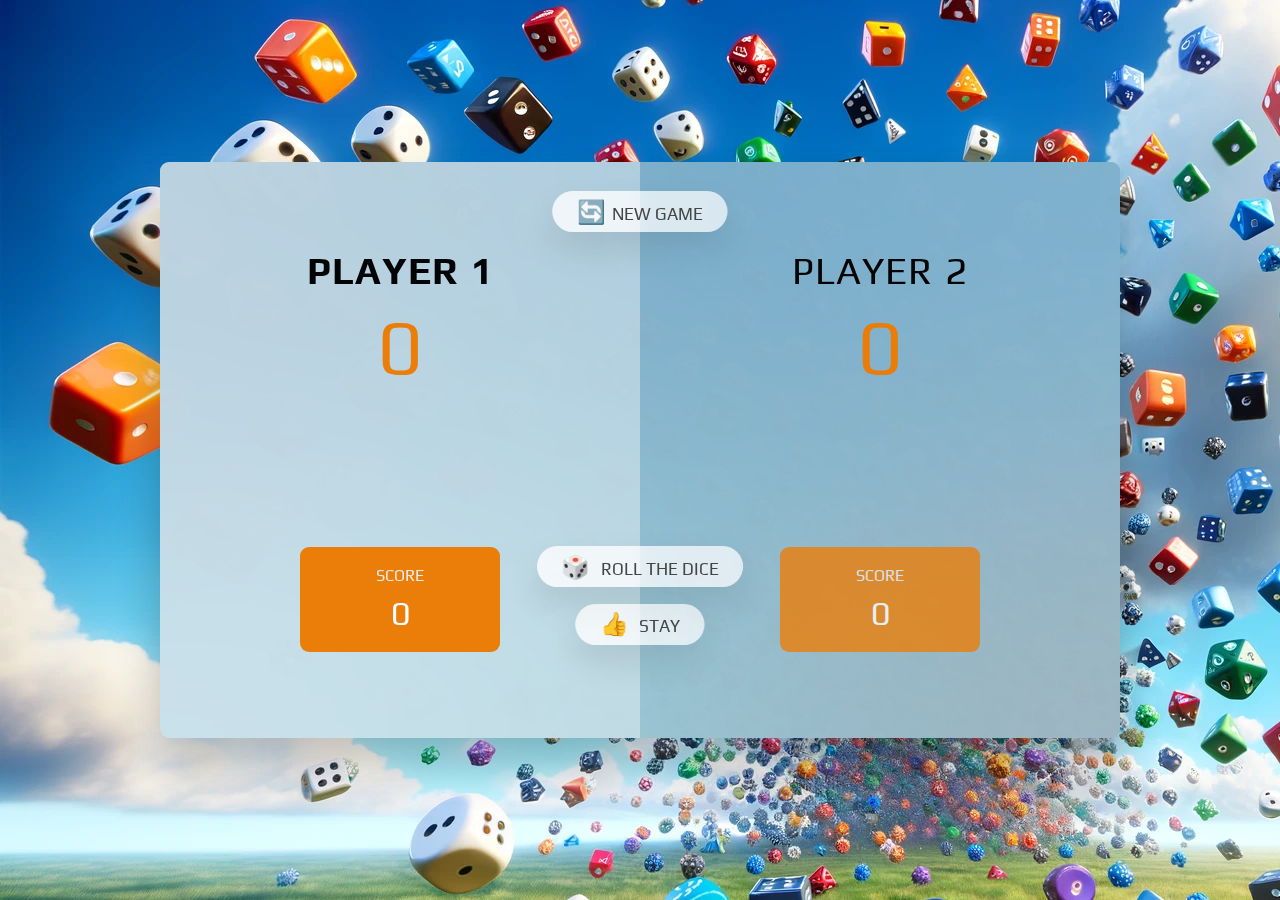
<file: dice (game)/index.html>
<!DOCTYPE html>
<html lang="ru">
  <head>
    <meta charset="UTF-8" />
    <meta http-equiv="X-UA-Compatible" content="ie=edge" />
    <meta name="viewport" content="width=device-width, initial-scale=1.0" />
    <link rel="stylesheet" href="style.css" />
    <title>Dice</title>
  </head>
  <body style="background-image: url(./img/pics.webp);">
    <main>
      <section class="player player--0 player--active">
        <h2 class="name" id="name--0">Player 1</h2>
        <p class="score" id="score--0">0</p>
        <div class="current">
          <p class="current-label">Score</p>
          <p class="current-score" id="current--0">0</p>
        </div>
      </section>
      <section class="player player--1">
        <h2 class="name" id="name--1">Player 2</h2>
        <p class="score" id="score--1">0</p>
        <div class="current">
          <p class="current-label">Score</p>
          <p class="current-score" id="current--1">0</p>
        </div>
      </section>

      <img src="dice1.png" alt="Playing dice" class="dice" />
      <button class="btn btn--new">🔄New game</button>
      <button class="btn btn--roll">🎲 Roll the dice</button>
      <button class="btn btn--hold">👍 Stay</button>
    </main>
    <script src="script.js"></script>
  </body>
</html>
</file>
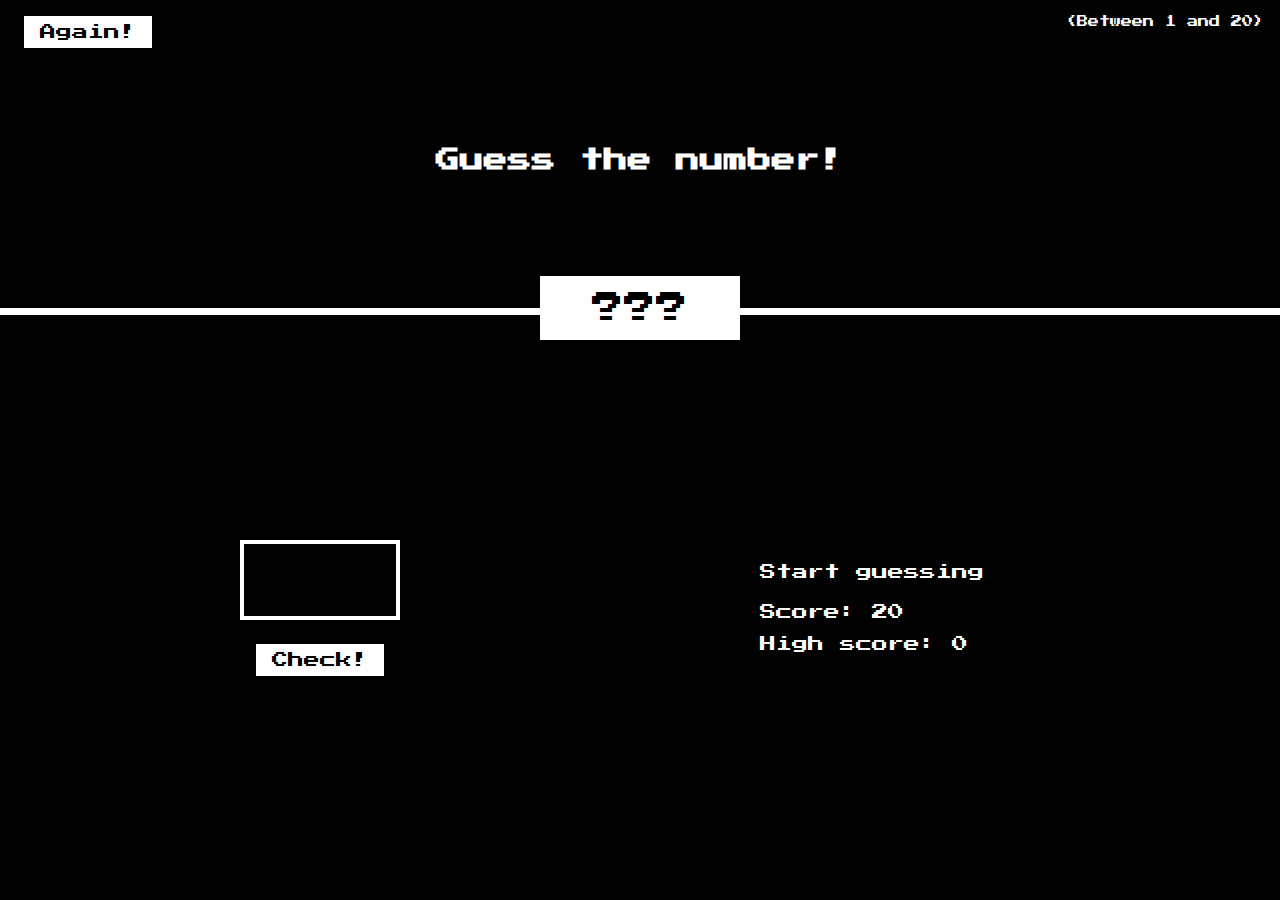
<file: guessnumber (game)/index.html>
<!DOCTYPE html>
<html lang="en">
  <head>
    <meta charset="UTF-8" />
    <meta name="viewport" content="width=device-width, initial-scale=1.0" />
    <meta http-equiv="X-UA-Compatible" content="ie=edge" />
    <link rel="stylesheet" href="style.css" />
    <title>Guess the number!</title>
  </head>
  <body>
    <header>
      <h1>Guess the number!</h1>
      <p class="between">(Between 1 and 20)</p>
      <button class="btn again">Again!</button>
      <div class="question">???</div>
    </header>
    <main>
      <section class="left">
        <input type="number" class="number-input" />
        <button class="btn check">Check!</button>
      </section>
      <section class="right">
        <p class="guess-message">Start guessing</p>
        <p class="label-score">Score: <span class="score">20</span></p>
        <p class="label-highscore">
          High score: <span class="highscore">0</span>
        </p>
      </section>
    </main>
    <script src="script.js"></script>
  </body>
</html>
</file>
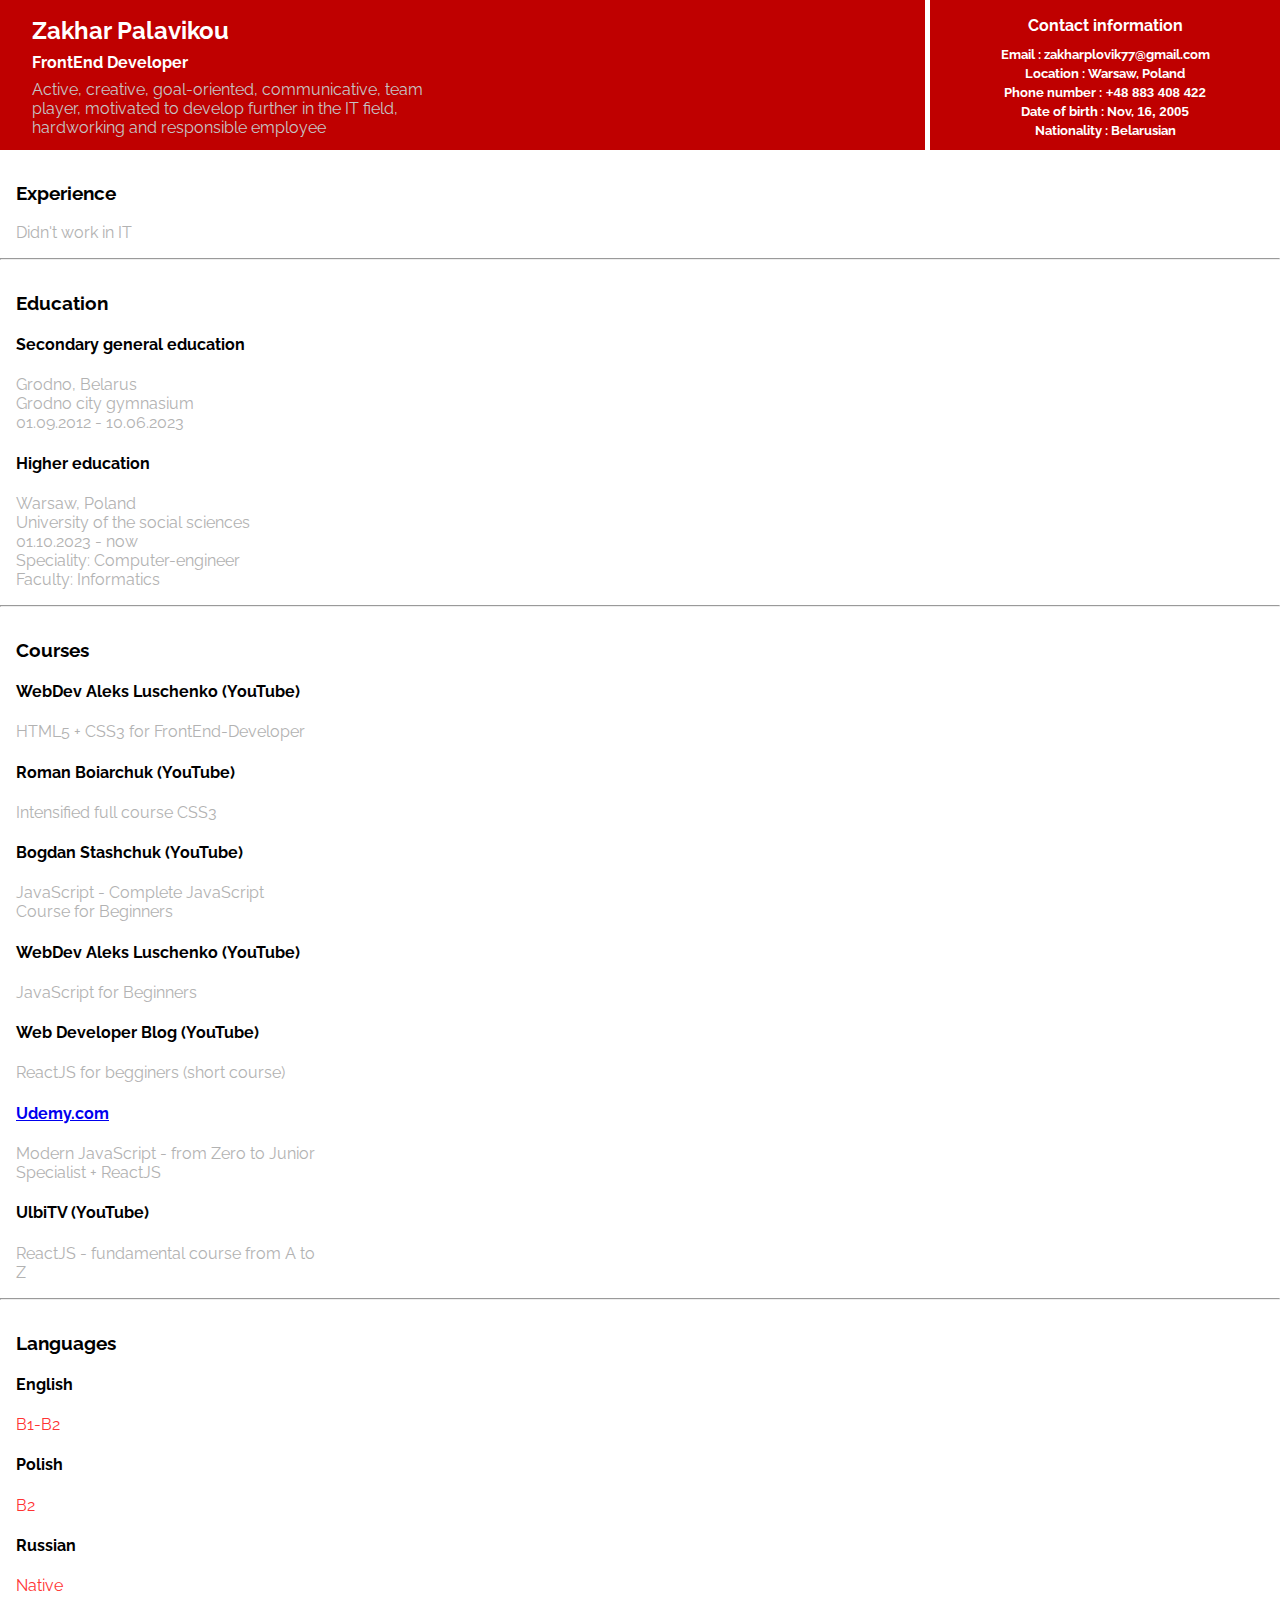
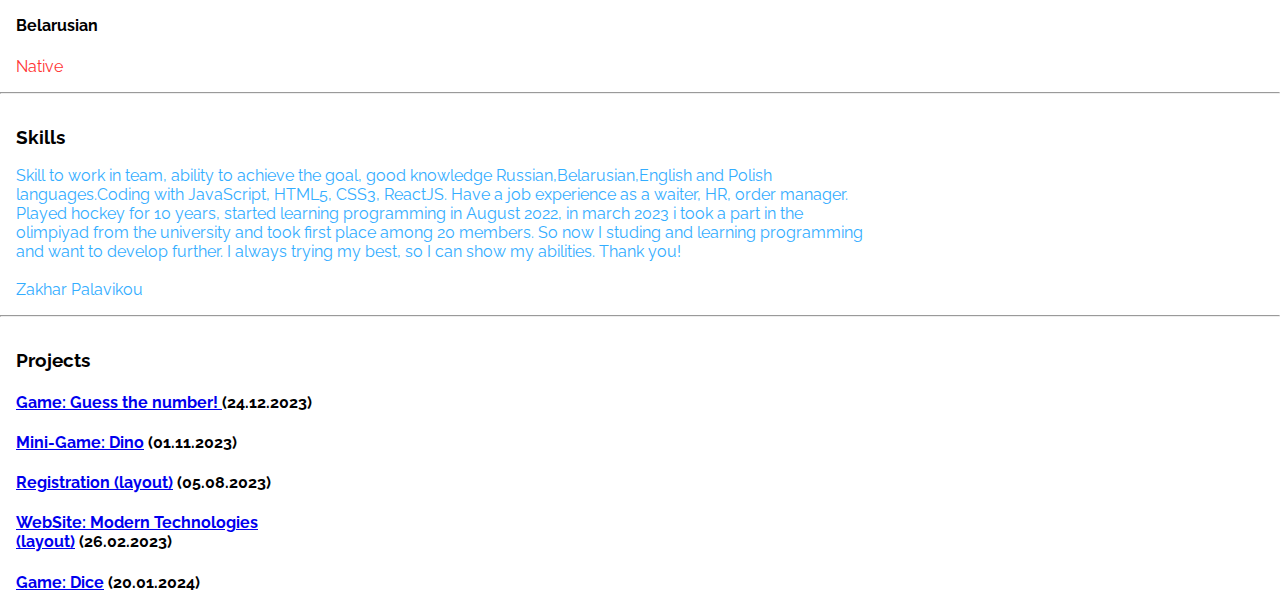
<file: resume.html>
<!DOCTYPE html>
<html lang="en">
<head>
    <meta charset="UTF-8">
    <meta name="viewport" content="width=device-width, initial-scale=1.0">
    <title>Document</title>
    <link href="https://fonts.googleapis.com/css?family=Raleway:100,200,300,regular,500,600,700,800,900,100italic,200italic,300italic,italic,500italic,600italic,700italic,800italic,900italic" rel="stylesheet" />
</head>
<body style="margin: 0; font-family: Raleway;">
    <header style="min-height: 150px; min-width: 100%; background-color: #BF0000;">
        <h1 style="color: white; margin: 0; font-size: 24px; position: relative; left: 2rem; top: 1rem; max-width: fit-content;">Zakhar Palavikou</h1>
        <h4 style="color: white; position: relative; margin: 0; top: 1.5rem; left: 2rem; max-width: fit-content;">FrontEnd Developer</h4>
        <p style="color: rgb(197, 197, 197); left: 2rem; top: 1rem; position: relative; max-width: 400px;">
            Active, creative, goal-oriented, communicative, team player, motivated to develop further in the IT field, hardworking and responsible employee</p>

    <div class="contact-information" style="min-height: 150px; min-width: 350px; margin: 0px; position: absolute; top: 0px; right: 0px; border-left: 5px solid white; display: flex; flex-direction: column; flex-grow: inherit; align-items: center;">
        <h4 style="color: white; margin-top: 1rem; margin-bottom: 10px;">Contact information</h4>
        <h5 style="color: white; margin: 2px 0px;">Email : zakharplovik77@gmail.com</h5>
        <h5 style="color: white; margin: 2px 0px;">Location : Warsaw, Poland</h5>
        <h5 style="color: white; margin: 2px 0px;">Phone number :<span style=" font-family: Arial, Helvetica, sans-serif;"> +48 883 408 422</span></h5>
        <h5 style="color: white; margin: 2px 0px;">Date of birth : Nov, <span style=" font-family: Arial, Helvetica, sans-serif;">16, 2005</span></h5>
        <h5 style="color: white; margin: 2px 0px;">Nationality : Belarusian</h5>
        <h5 style="color: white;"></h5>

    </div>

</header>

<main>

    <section class="experience" style="max-width: 550px;">
        <h3 style="margin-left: 1rem; margin-top: 2rem; max-width: 300px;">Experience</h3>
        <p style="margin-left: 1rem; color: #b2b2b2; max-width: 300px;">Didn't work in IT</p>
    </section>
    <hr>
    <section class="education" style="max-width: 550px;">
        <h3 style="margin-left: 1rem; margin-top: 2rem; max-width: 300px;">Education</h3>
        <div class="first-edu">
        <h4 style="margin-left: 1rem; max-width: 300px;">Secondary general education</h4>
        <p style="margin-left: 1rem; color: #b2b2b2; max-width: 300px;">Grodno, Belarus <br> Grodno city gymnasium <br> 01.09.2012 - 10.06.2023 </p>
    </div>
    <div class="second-edu">
    <h4 style="margin-left: 1rem; max-width: 300px;">Higher education</h4>
    <p style="margin-left: 1rem; color: #b2b2b2; max-width: 300px;">Warsaw, Poland <br> University of the social sciences <br> 01.10.2023 - now <br>Speciality: Computer-engineer <br>Faculty: Informatics </p>
    </div>
    </section>
    <hr>
    <section class="courses" style="max-width: 550px;">
        <h3 style="margin-left: 1rem; margin-top: 2rem; max-width: 300px;">Courses</h3>
        <h4 style="margin-left: 1rem; max-width: 300px;">WebDev Aleks Luschenko (YouTube)</h4>
    <p style="margin-left: 1rem; color: #b2b2b2; max-width: 300px;">HTML5 + CSS3 for FrontEnd-Developer</p>

    <h4 style="margin-left: 1rem; max-width: 300px;">Roman Boiarchuk (YouTube)</h4>
    <p style="margin-left: 1rem; color: #b2b2b2; max-width: 300px;">Intensified full course CSS3</p>

    <h4 style="margin-left: 1rem; max-width: 300px;">Bogdan Stashchuk (YouTube)</h4>
    <p style="margin-left: 1rem; color: #b2b2b2; max-width: 300px;">JavaScript - Complete JavaScript Course for Beginners </p>

    <h4 style="margin-left: 1rem; max-width: 300px;">WebDev Aleks Luschenko (YouTube)</h4>
    <p style="margin-left: 1rem; color: #b2b2b2; max-width: 300px;">JavaScript for Beginners</p>

    <h4 style="margin-left: 1rem; max-width: 300px;">Web Developer Blog (YouTube)</h4>
    <p style="margin-left: 1rem; color: #b2b2b2; max-width: 300px;">ReactJS for begginers (short course)</p>

    <h4 style="margin-left: 1rem; max-width: 300px;"><a href="https://www.udemy.com/course/javascript-zero-to-junior-developer">Udemy.com</a></h4>
    <p style="margin-left: 1rem; color: #b2b2b2; max-width: 300px;">Modern JavaScript - from Zero to Junior Specialist + ReactJS</p>

    <h4 style="margin-left: 1rem; max-width: 300px;">UlbiTV (YouTube)</h4>
    <p style="margin-left: 1rem; color: #b2b2b2; max-width: 300px;">ReactJS - fundamental course from A to Z</p>
    </section>
    <hr>
    <section class="languages">
        <h3 style="margin-left: 1rem; margin-top: 2rem; max-width: 300px;">Languages</h3>
        <h4 style="margin-left: 1rem; max-width: 300px;">English</h4>
    <p style="margin-left: 1rem; color: #ff3333; max-width: 300px;">B1-B2</p>
    <h4 style="margin-left: 1rem; max-width: 300px;">Polish</h4>
    <p style="margin-left: 1rem; color: #ff3333; max-width: 300px;">B2</p>
    <h4 style="margin-left: 1rem; max-width: 300px;">Russian</h4>
    <p style="margin-left: 1rem; color: #ff3333; max-width: 300px;">Native</p>
    <h4 style="margin-left: 1rem; max-width: 300px;">Belarusian</h4>
    <p style="margin-left: 1rem; color: #ff3333; max-width: 300px;">Native</p>
    </section>
    <hr>
    <section class="skills">
        <h3 style="margin-left: 1rem; margin-top: 2rem; max-width: 300px;">Skills</h3>
        <p style="margin-left: 1rem; color: #33adff; max-width: 850px;">Skill to work in team, ability to achieve the goal, good knowledge Russian,Belarusian,English and Polish languages.Coding with JavaScript, HTML5, CSS3, ReactJS. Have a job experience as a waiter, HR, order manager. Played hockey for 10 years, started learning programming in August 2022, in march 2023 i took a part in the olimpiyad from the university and took first place among 20 members. So now I studing and learning programming and want to develop further. I always trying my best, so I can show my abilities. Thank you! <br><br>Zakhar Palavikou</p>
    </section>
    <hr>
    <section class="projects">
        <h3 style="margin-left: 1rem; margin-top: 2rem; max-width: 300px;">Projects</h3>
        <h4 style="margin-left: 1rem; max-width: 300px;"><a href="./guessnumber (game)/index.html">Game: Guess the number! </a> (24.12.2023)</h4>
        <h4 style="margin-left: 1rem; max-width: 300px;"><a href="./new app (dino)/index1.html">Mini-Game: Dino</a> (01.11.2023)</h4>
        <h4 style="margin-left: 1rem; max-width: 300px;"><a href="./rt/login.html">Registration (layout)</a> (05.08.2023)</h4>
        <h4 style="margin-left: 1rem; max-width: 300px;"><a href="./projectt/homepage.html">WebSite: Modern Technologies (layout)</a> (26.02.2023)</h4>
        <h4 style="margin-left: 1rem; max-width: 300px;"><a href="./dice (game)/index.html">Game: Dice</a> (20.01.2024)</h4>
    </section>
</main>
</body>
</html>
</file>
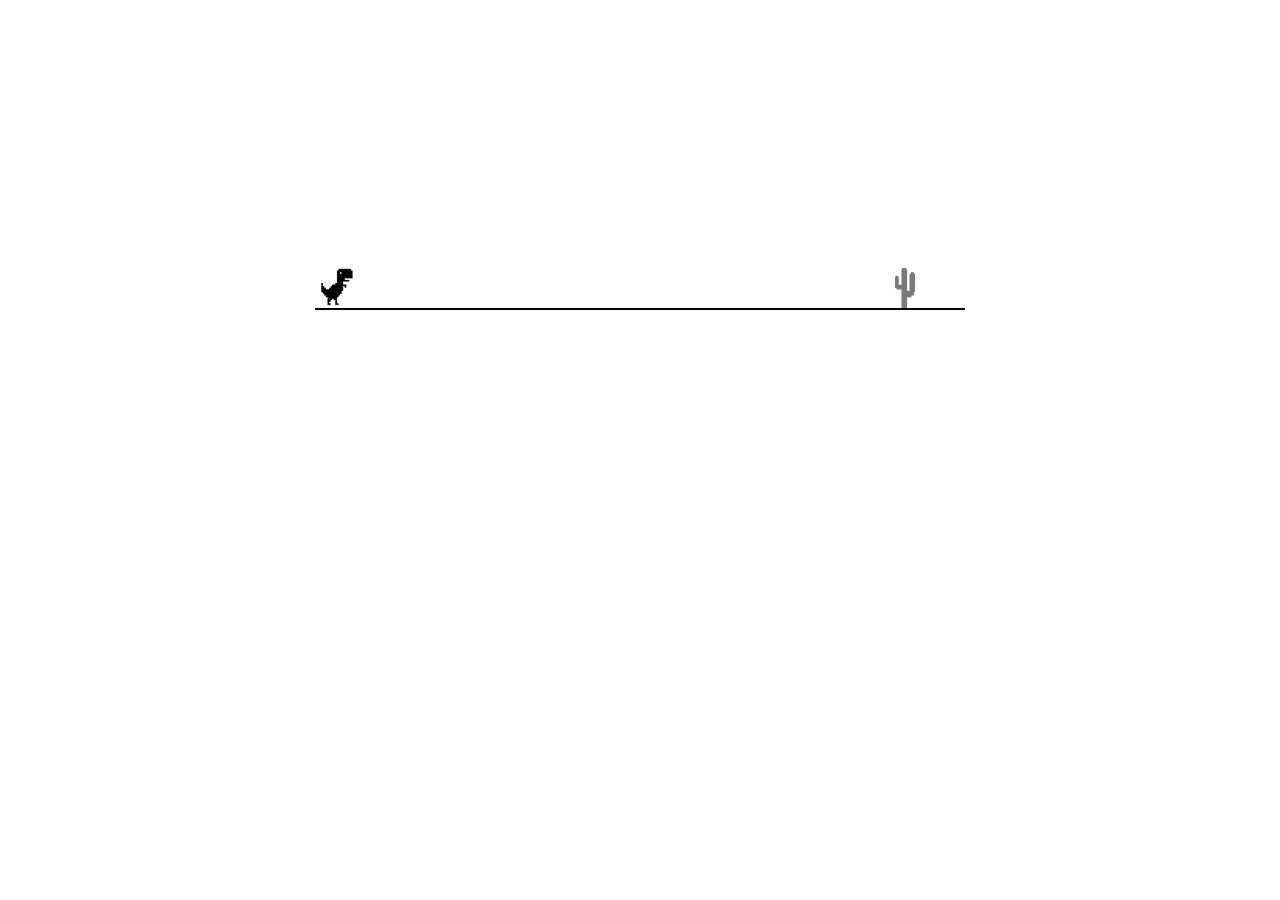
<file: new app (dino)/index1.html>
<!DOCTYPE html>
<html lang="en">
<head>
    <meta charset="UTF-8">
    <meta name="viewport" content="width=device-width, initial-scale=1.0">
    <title>Web-Game</title>
    <link rel="stylesheet" href="./index1.css">
</head>
<body>
    
    <div class="game">
        <div id="dino"></div>
        <div id="cactus"></div>
    </div>

    <script src="./index1.js"></script>
</body>
</html>
</file>
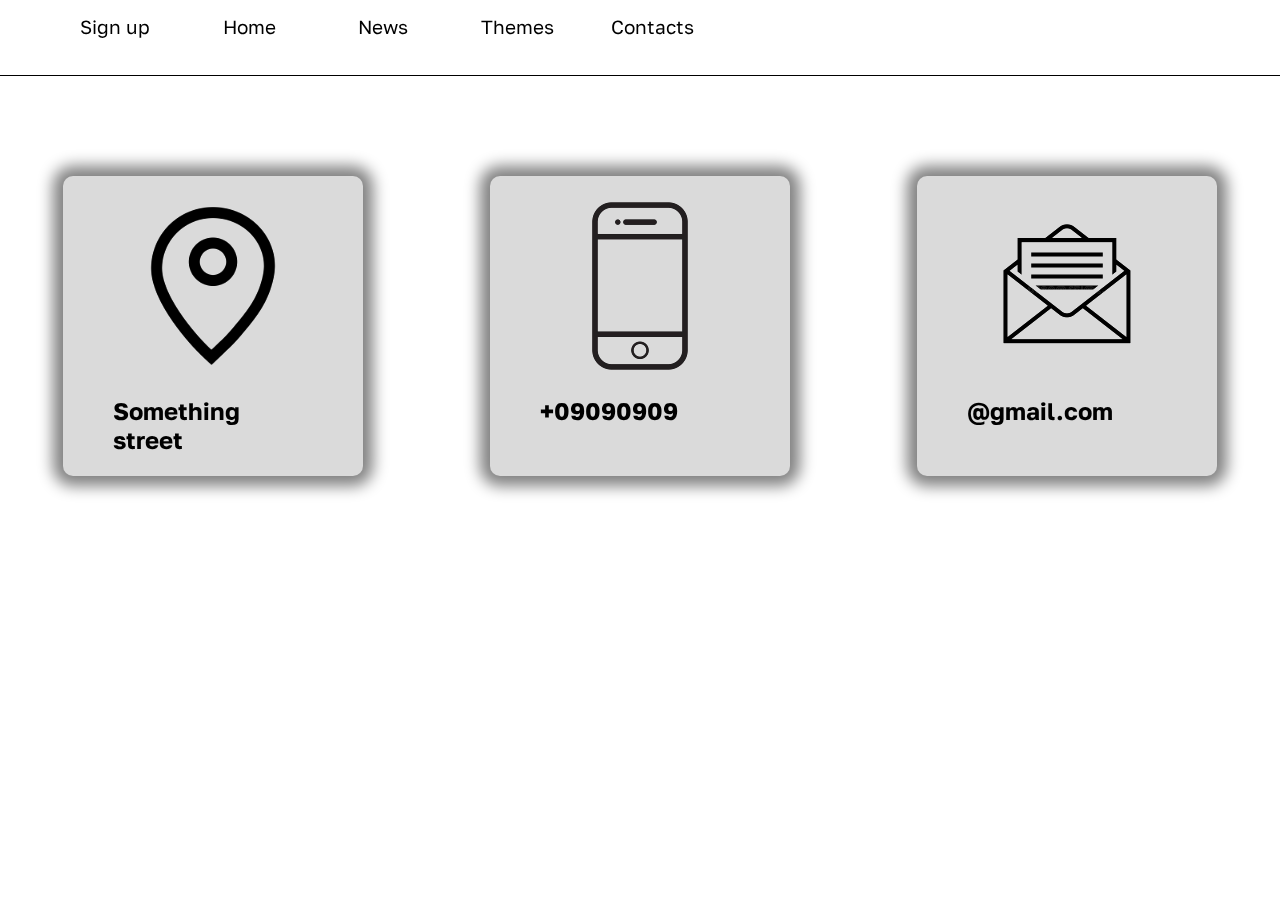
<file: projectt/contacts.html>
<!DOCTYPE html>
<html lang="en">
<head>
    <meta charset="UTF-8">
    <meta http-equiv="X-UA-Compatible" content="IE=edge">
    <meta name="viewport" content="width=device-width, initial-scale=1.0">
    <title>Document</title>
    <link rel="stylesheet" href="./style.css">
    <link rel="icon" href="./загружено.jpg" type="image/x-icon">
    <link rel="preconnect" href="https://fonts.googleapis.com">
<link rel="preconnect" href="https://fonts.gstatic.com" crossorigin>
<link href="https://fonts.googleapis.com/css2?family=Golos+Text:wght@400;500;600;700;800;900&display=swap" rel="stylesheet">
</head>
<body>
    <div class="navigation">
        <a href="./menu.html"><div class="list-group" id="menushka">
            <h5>Menu</h5>
        </a>
        </div>
        <div class="navig"><a href="./login.html" class="hyper1"><h5>Sign up</h5></a></div>
        <div class="navig"><a href="./homepage.html"><h5>Home</h5></a></div>
        <a href="https://www.newscientist.com/subject/technology/"><div class="navig"><h5>News</h5></div></a>
            <a href="./themes.html"><div class="navig"><h5>Themes</h5></div></a>
            <!-- <div class="navig hidden">
                fkdjndfkgdfj
            </div> -->
            
        <div class="navig"><a href="./contacts.html"><h5>Contacts</h5></a></div>
        <!-- <div class="navig"><h5>Tasks</h5></div> -->
        <!-- <div class="myacc"></div> -->
        
    </div>

<div class="content-block">
    <div class="cont">
        <img src="./img/here.jpg" alt="adress" class="adress">
        <h1>Something street</h1>
    </div>
    <div class="cont">
        <img src="./img/number.jpg" alt="telephone">
        <h1> +09090909</h1>
    </div>
    <div class="cont">
        <img src="./img/letter.jpg" alt="email">
        <h1>@gmail.com</h1>
    </div>
</div>







</body>
</html>
</file>
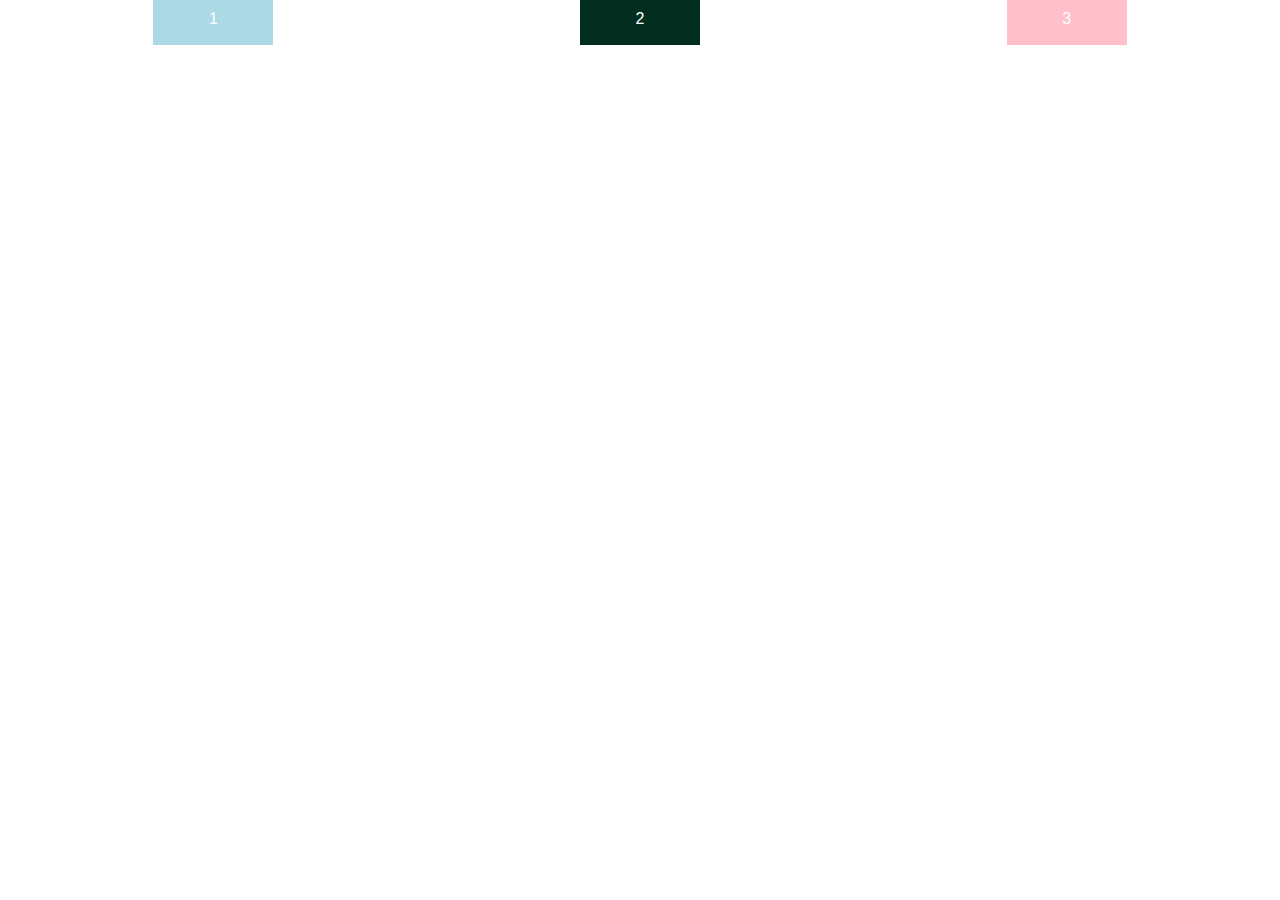
<file: projectt/flexbox.html>
<!DOCTYPE html>
<html lang="en">
<head>
    <meta charset="UTF-8">
    <meta name="viewport" content="width=device-width, initial-scale=1.0">
    <title>flexbox</title>
    <link rel="stylesheet" href="./style.css">
</head>
<body>
    <nav id="flexing">
        <div class="flex-item item-1">1</div>
        <div class="flex-item item-2">2</div>
        <div class="flex-item item-3">3</div>
    </nav>
</body>
</html>
</file>
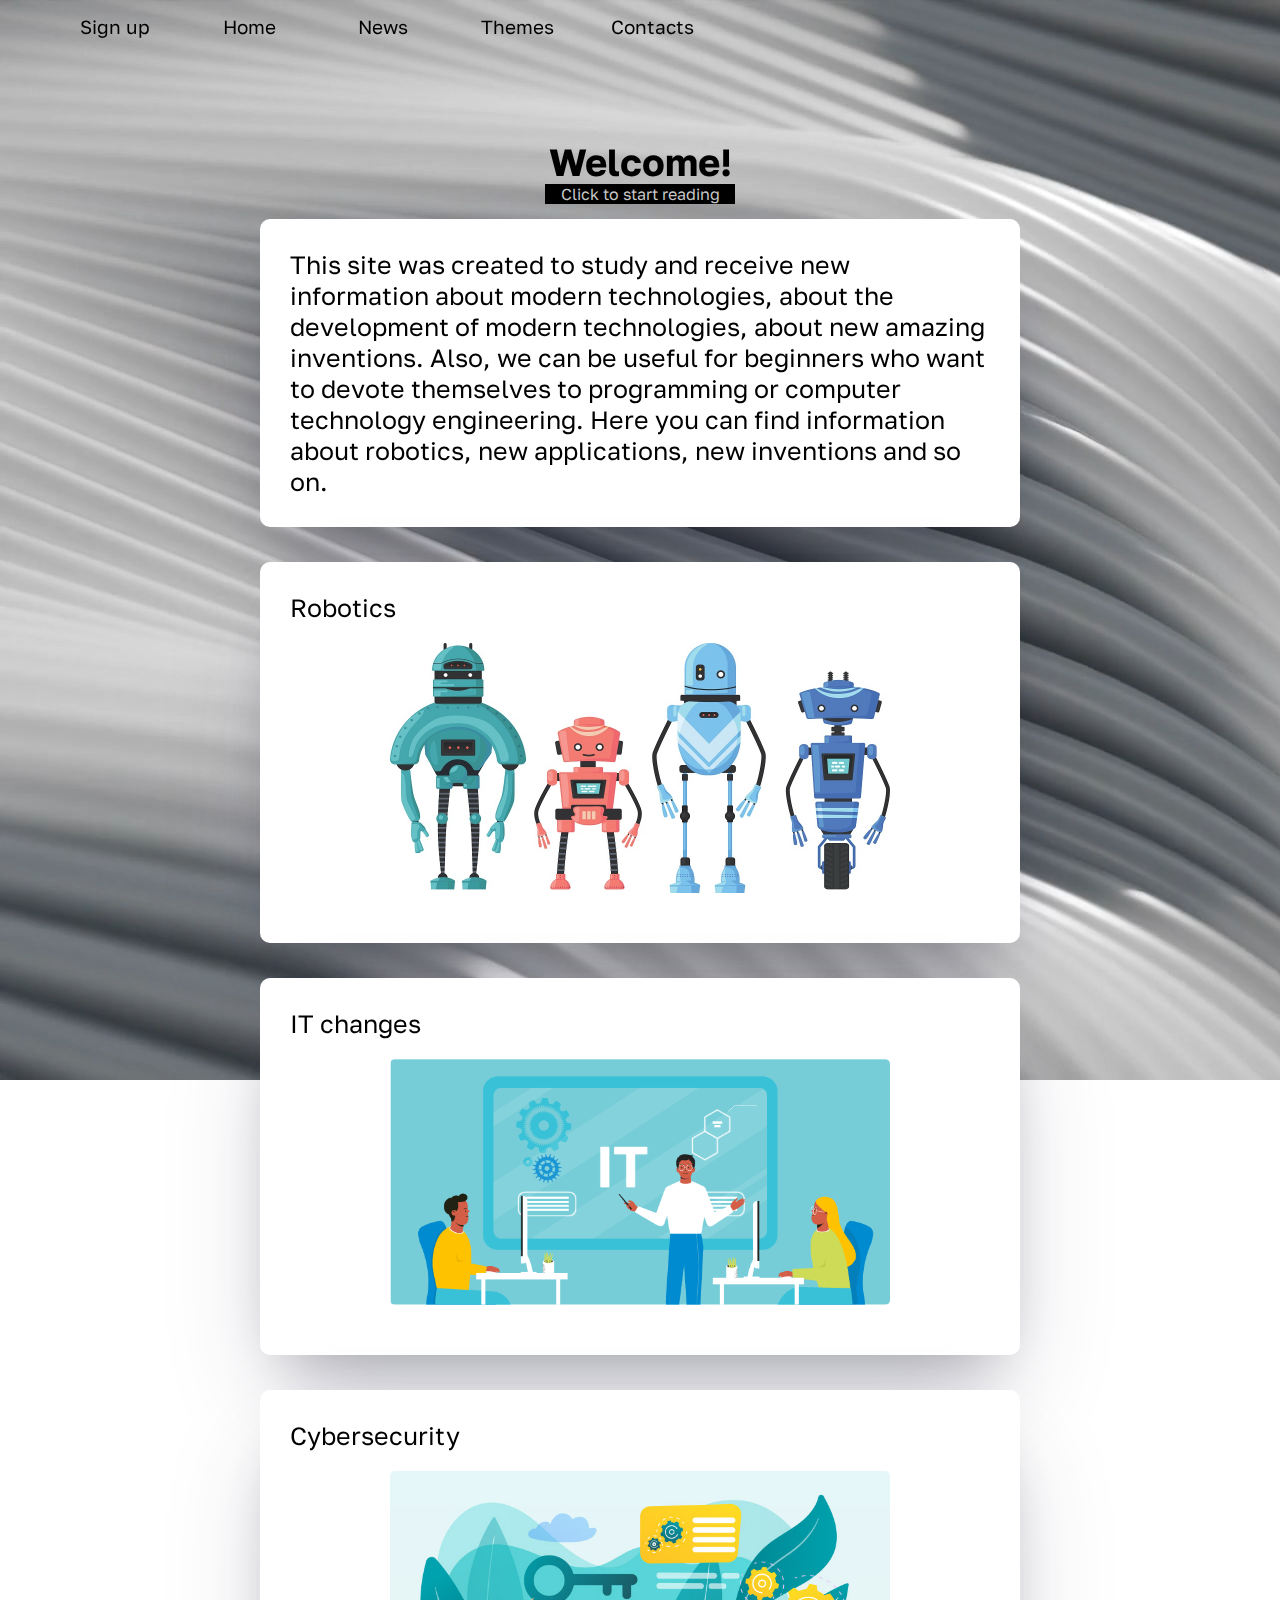
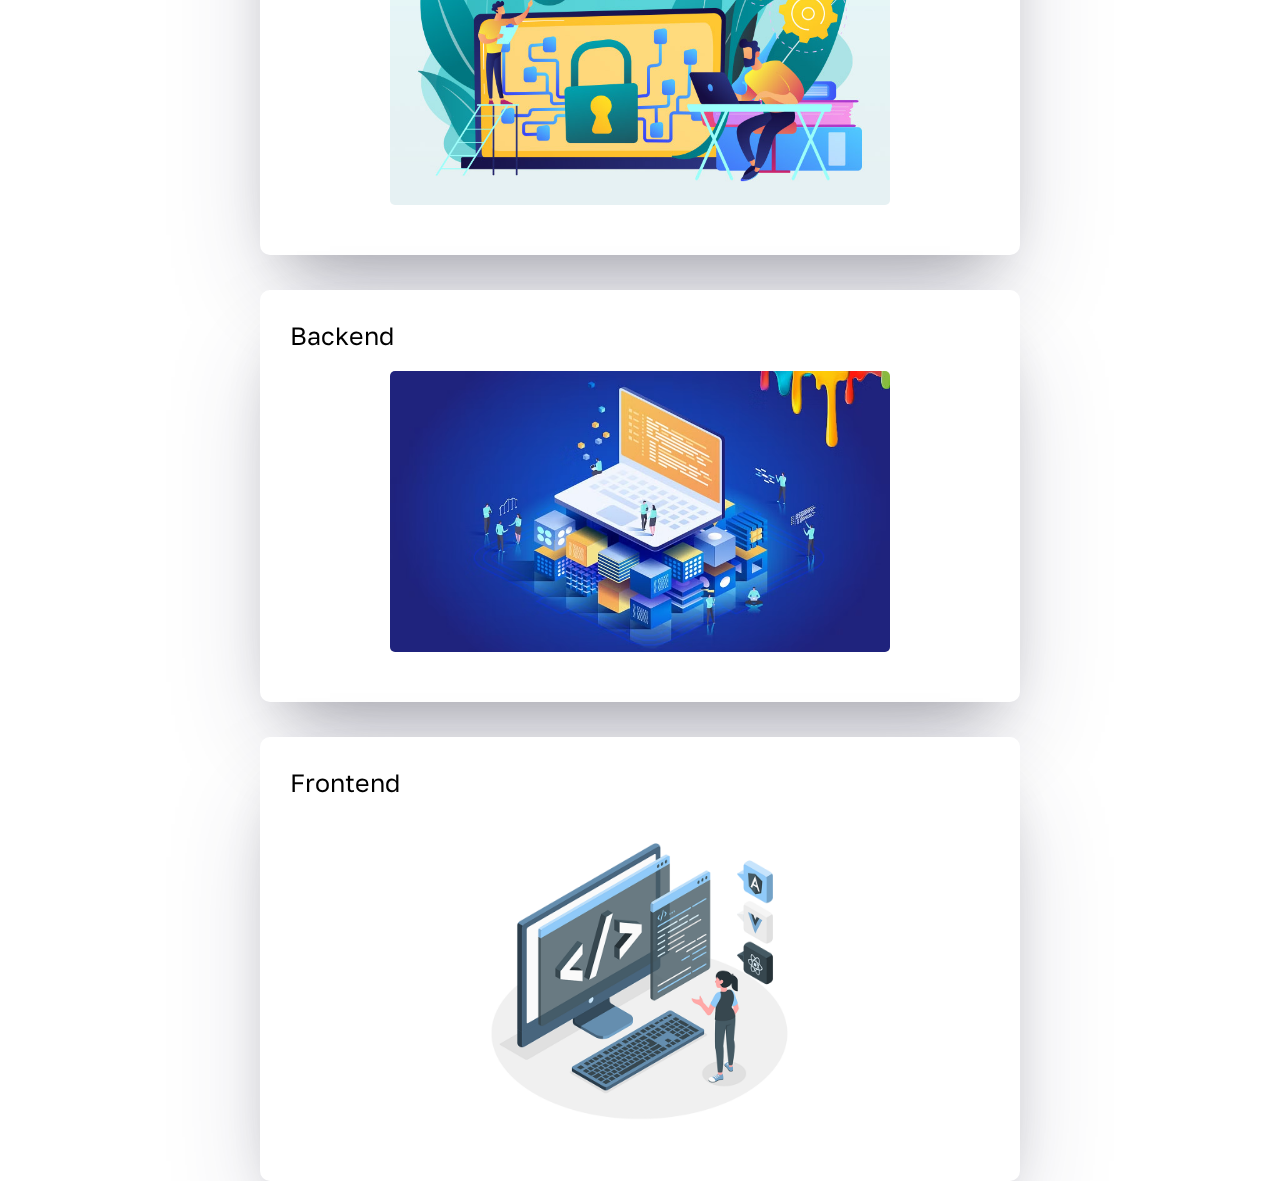
<file: projectt/homepage.html>
<!DOCTYPE html>
<html lang="en">
<head>
    <meta charset="UTF-8">
    <meta http-equiv="X-UA-Compatible" content="IE=edge">
    <meta name="viewport" content="width=device-width, initial-scale=1.0">
    <title>Document</title>
    <link rel="stylesheet" href="./style.css">
    <link rel="icon" href="./загружено.jpg" type="image/x-icon">
    <link rel="preconnect" href="https://fonts.googleapis.com">
<link rel="preconnect" href="https://fonts.gstatic.com" crossorigin>
<link href="https://fonts.googleapis.com/css2?family=Golos+Text:wght@400;500;600;700;800;900&display=swap" rel="stylesheet">
</head>
<body>
    <video autoplay muted loop class="bg" src="production ID_4779866.mp4"></video>
    <div class="navigation">
        <a href="./menu.html"><div class="list-group" id="menushka">
            <h5>Menu</h5>
        </a>
        <div class="navig"><a href="./login.html" class="hyper1"><h5>Sign up</h5></a></div>
        <div class="navig"><a href="./homepage.html"><h5>Home</h5></a></div>
        <a href="https://www.newscientist.com/subject/technology/"><div class="navig"><h5>News</h5></div></a>
            <a href="./themes.html"><div class="navig"><h5>Themes</h5></div></a>
            <!-- <div class="navig hidden">
                fkdjndfkgdfj
            </div> -->
            
            <div class="navig"><a href="./contacts.html"><h5>Contacts</h5></a></div>
        <!-- <div class="navig"><h5>Tasks</h5></div> -->
        <span class="empty"></span>
        <!-- <div class="myacc"></div> -->
        
    </div>

    <div class="container">
        <h1>Welcome!</h1>
        <div class="start-button hidden-1" id="starter-button">Click to start reading</div>
 
        
        
<div class="starti">

<div class="first"><h2 class="first-title">Modern technologies</h2> <p> Modern technologies have become an integral part of the life of not only a single person, but of the whole society as a whole. Now it is quite difficult to imagine an enterprise that would not use the achievements of modern technological progress.</p>

    <img src="./img/pikcha1.jpg" alt="modern-technologies">

</div>

<hr>

    <div class="first"><h2 class="first-title first-top">History</h2><p>Starting in the United Kingdom in the 18th century, the discovery of steam power set off the Industrial Revolution, which saw wide-ranging technological discoveries, particularly in the areas of agriculture, manufacturing, mining, metallurgy, and transport, and the widespread application of the factory system.This was followed a century later by the Second Industrial Revolution which led to rapid scientific discovery, standardiz. , and mass production. New technologies were developed, including sewage systems, electricity, light bulbs, electric motors, railroads, automobiles, and airplanes. These technological advances led to significant developments in medicine, chemistry, physics, and engineering.<br>They were accompanied by consequential social change, with the introduction of skyscrapers accompanied by rapid urbanization.<br>Communic. improved with the invention of the telegraph, the telephone, the radio, and television.</p>
    <img src="./img/comp-hist.webp" alt="history" class="img-history"></div>

    <hr>

    <div class="first"><h2 class="first-title first-top">Impact</h2><p><b>Jobs. </b>Since the invention of the wheel, technologies have helped increase humans' economic output. Past automation has both substituted and complemented labor; machines replaced humans at some lower-paying jobs (for example in agriculture), but this was compensated by the creation of new, higher-paying jobs. Studies have found that computers did not create significant net technological unemployment. Due to artificial intelligence being far more capable than computers, and still being in its infancy, it is not known whether it will follow the same trend; the question has been debated at length among economists and policymakers. A 2017 survey found no clear consensus among economists on whether AI would increase long-term unemployment. According to the World Economic Forum's "The Future of Jobs Report 2020", AI is predicted to replace 85 million jobs worldwide, and create 97 million new jobs by 2025.</p>
    <img src="./img/it-jobs.jpg" alt="it-jobs">
    <hr>
    <p><b>Security. </b>With the growing reliance of technology, there have been security and privacy concerns along with it. Billions of people use different online payment methods, such as WeChat Pay, PayPal, Alipay, and much more to help transfer money. Although security measures are placed, some criminals are able to bypass them. In March 2022, North Korea used Blender.io, a mixer which helped them to hide their cryptocurrency exchanges, to launder over $20.5 million in cryptocurrency, from Axie Infinity, and steal over $600 million worth of cryptocurrency from the games owner. Because of this, the U.S. Treasury Department sanctioned Blender.io, which marked the first time it has taken action against a mixer, to try and crack down on North Korean hackers. The privacy of cryptocurrency has been debated. Although many customers like the privacy of cryptocurrency, many also argue that it needs more transparency and stability.</p>
    <img src="./img/security-of-it.webp" alt="security-of-it">
    <hr>
    </div>

</div>

<div class="pre-content" id="precont">
    
This site was created to study and receive new information about modern technologies, about the development of modern technologies, about new amazing inventions.
Also, we can be useful for beginners who want to devote themselves to programming or computer technology engineering.
Here you can find information about robotics, new applications, new inventions and so on.

</div>

<div id="precont" class="pre-content2">Robotics
    <img src="./img/robots.jpg" alt="robotics">
</div>

<div id="precont" class="pre-content3">IT changes
    <img src="./img/it.png" alt="it">
</div>

<div id="precont" class="pre-content4">Cybersecurity
    <img src="./img/cybersecurity.jpg" alt="cybersecurity">
</div>

<div id="precont" class="pre-content5">Backend
    <img src="./img/backend.avif" alt="backend">
</div>

<div id="precont" class="pre-content6">Frontend
    <img src="./img/frontend.png" alt="frontend">
</div>


    </div>


    <footer class="norm-footer"></footer>





<script src="./helper.js"></script>
    
</body>
</html>
</file>
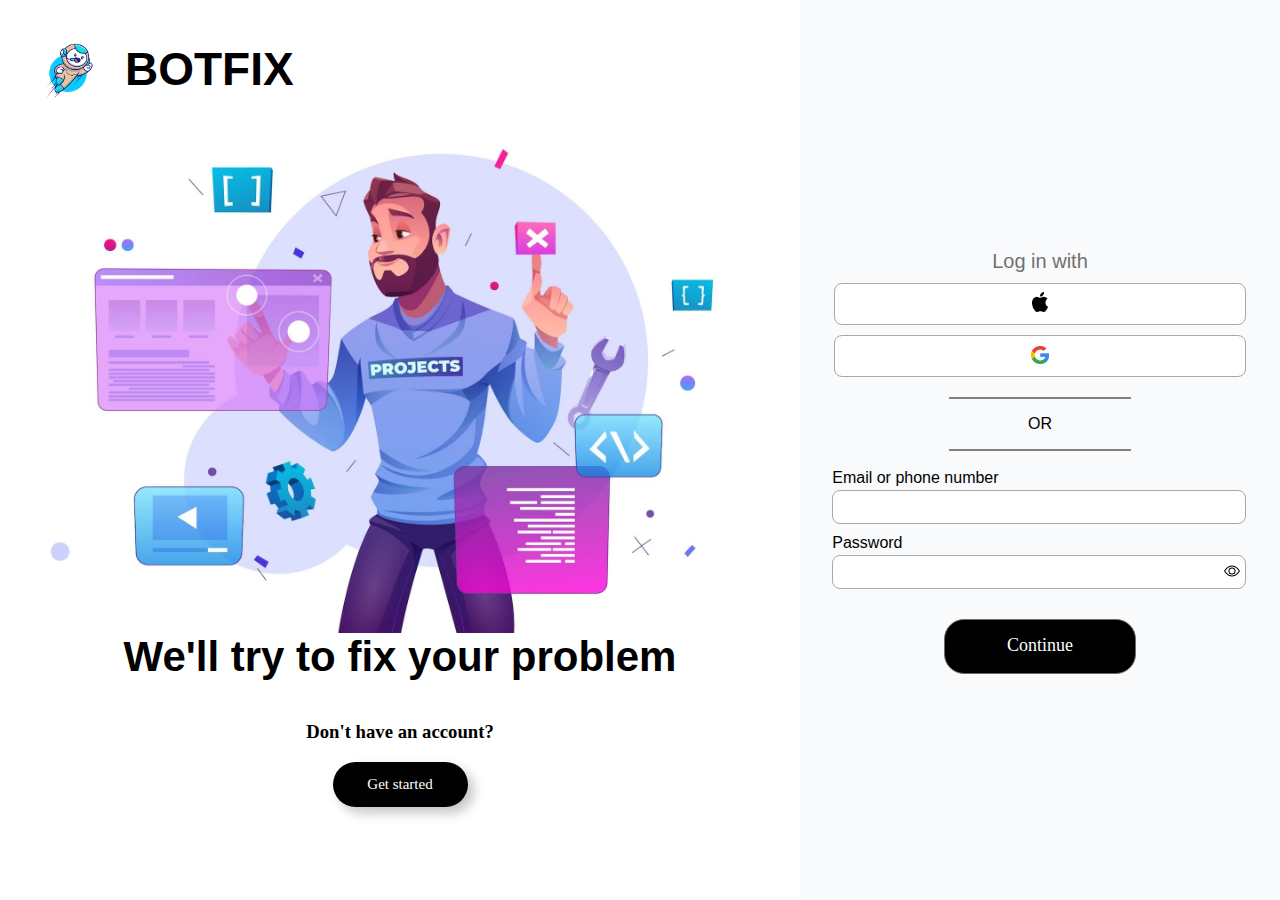
<file: rt/login.html>
<!DOCTYPE html>
<html lang="en">
<head>
    <meta charset="UTF-8">
    <meta name="viewport" content="width=device-width, initial-scale=1.0">
    <title>Document</title>
    <link rel="stylesheet" href="./style.css">
</head>
<body>
    <!-- <nav>
        <div class="nav-item">Log in</div>
        <div class="nav-item">Home</div>
        <div class="nav-item">Contacts</div>
    </nav> -->



    <div class="flex-body">
        <div class="flex i-1">
            <div class="block"><img src="./cute-robot-flying-cartoon-illustration-people-technology-icon-concept_138676-1892.avif" alt="" class="logo">
                <h1>BOTFIX</h1>   
            </div>
            <div class="block1"><img src="./web-development-concept-with-programmer-and-ar_107791-17049.avif" alt="" class="bg-left">
                <h2>We'll try to fix your problem</h2>
            </div>
            <div class="div-text">
                <h3>Don't have an account?</h3>
                <div class="but"><button>Get started</button></div>
            </div>
        </div>
        <div class="flex i-2">
            <div class="hello" style="height: 250px; width: auto;"></div>
            <div class="inputs">
                <div class="login-text" style="text-align: center; font-family: 'Gill Sans', 'Gill Sans MT', Calibri, 'Trebuchet MS', sans-serif; font-size: 20px; color: rgb(112, 112, 112);">Log in with</div>
                <div class="apple"><span><img src="./Apple_logo_black.svg.png" alt=""></span></div>
                <div class="google">
                    <span><img src="./Без названия.png" alt="" class="googlephoto"></span>
                </div>
                <div class="hr-1"><hr style="width: 180px; border: 0.5px solid grey; margin-top: 20px;"> 
                    <p style="font-family: 'Gill Sans', 'Gill Sans MT', Calibri, 'Trebuchet MS', sans-serif; font-weight: 500; text-align: center; font-size: 16px; color: black;">OR</p>
                    <hr style="width: 180px; border: 0.5px solid grey;">
                <div style="display: flex;">
                <div class="email" style="padding: 10px auto;">Email or phone number <br>
                <input type="text"> <br>
                Password <br>
            <input type="password" id="passw"> <svg xmlns="http://www.w3.org/2000/svg" width="16" height="16" fill="currentColor" class="bi bi-eye" viewBox="0 0 16 16" id="svg-1">
                <path d="M16 8s-3-5.5-8-5.5S0 8 0 8s3 5.5 8 5.5S16 8 16 8zM1.173 8a13.133 13.133 0 0 1 1.66-2.043C4.12 4.668 5.88 3.5 8 3.5c2.12 0 3.879 1.168 5.168 2.457A13.133 13.133 0 0 1 14.828 8c-.058.087-.122.183-.195.288-.335.48-.83 1.12-1.465 1.755C11.879 11.332 10.119 12.5 8 12.5c-2.12 0-3.879-1.168-5.168-2.457A13.134 13.134 0 0 1 1.172 8z"/>
                <path d="M8 5.5a2.5 2.5 0 1 0 0 5 2.5 2.5 0 0 0 0-5zM4.5 8a3.5 3.5 0 1 1 7 0 3.5 3.5 0 0 1-7 0z"/>
              </svg>
              <svg xmlns="http://www.w3.org/2000/svg" width="16" height="16" fill="currentColor" class="bi eye-slash hidden" viewBox="0 0 16 16" id="svg-2">
                <path d="M13.359 11.238C15.06 9.72 16 8 16 8s-3-5.5-8-5.5a7.028 7.028 0 0 0-2.79.588l.77.771A5.944 5.944 0 0 1 8 3.5c2.12 0 3.879 1.168 5.168 2.457A13.134 13.134 0 0 1 14.828 8c-.058.087-.122.183-.195.288-.335.48-.83 1.12-1.465 1.755-.165.165-.337.328-.517.486l.708.709z"/>
                <path d="M11.297 9.176a3.5 3.5 0 0 0-4.474-4.474l.823.823a2.5 2.5 0 0 1 2.829 2.829l.822.822zm-2.943 1.299.822.822a3.5 3.5 0 0 1-4.474-4.474l.823.823a2.5 2.5 0 0 0 2.829 2.829z"/>
                <path d="M3.35 5.47c-.18.16-.353.322-.518.487A13.134 13.134 0 0 0 1.172 8l.195.288c.335.48.83 1.12 1.465 1.755C4.121 11.332 5.881 12.5 8 12.5c.716 0 1.39-.133 2.02-.36l.77.772A7.029 7.029 0 0 1 8 13.5C3 13.5 0 8 0 8s.939-1.721 2.641-3.238l.708.709zm10.296 8.884-12-12 .708-.708 12 12-.708.708z"/>
              </svg>
            </div>
        </div>
                
        <div class="block-button">Continue</div>

                
                <!-- <input type="email"> -->
                
                
                
                
                
<!-- 
                <div class="email" type="text"><h4 style="margin: 2px auto; font-family: 'Gill Sans', 'Gill Sans MT', Calibri, 'Trebuchet MS', sans-serif; font-weight: 100;">Email or phone number</h4><input type="text" id="regist" class="inp-1"></div> -->
                <!-- <input type="text" value="Password" id="regist" class="inp-2"> -->
                <!-- <input type="button" value="Log in"> -->
            </div>
        </div>
    </div>

    <script src="./scripts.js"></script>
</body>
</html>
</file>
<file: dice (game)/style.css>
@import url('https://fonts.googleapis.com/css2?family=Play&display=swap');
* {
  margin: 0;
  padding: 0;
  box-sizing: border-box;
}

html {
  font-size: 60%;
}

body {
  font-family: 'Play', sans-serif;
  font-weight: 400;
  height: 100vh;
  color: #000;
  /* background-image: linear-gradient(to top right, #e2b810 0%, #ec3b05 100%); */
  display: flex;
  align-items: center;
  justify-content: center;
}

/* Layout */
main {
  position: relative;
  width: 100rem;
  height: 60rem;
  background-color: rgba(255, 255, 255, 0.35);
  backdrop-filter: blur(200px);
  filter: blur();
  box-shadow: 0 3rem 5rem rgba(0, 0, 0, 0.25);
  border-radius: 9px;
  overflow: hidden;
  display: flex;
  opacity: 0.98;
}

.player {
  flex: 50%;
  padding: 9rem;
  display: flex;
  flex-direction: column;
  align-items: center;
  transition: all 0.75s;
}

/* Elements */
.name {
  position: relative;
  font-size: 4rem;
  text-transform: uppercase;
  letter-spacing: 1px;
  word-spacing: 2px;
  font-weight: 300;
  margin-bottom: 1rem;
}

.score {
  font-size: 8rem;
  font-weight: 300;
  color: #ee7d05;
  margin-bottom: auto;
}

.player--active {
  background-color: rgba(255, 255, 255, 0.4);
}
.player--active .name {
  font-weight: 700;
}
.player--active .score {
  font-weight: 400;
}

.player--active .current {
  opacity: 1;
}

.current {
  background-color: #ee7d05;
  opacity: 0.8;
  border-radius: 9px;
  color: #fff;
  width: 65%;
  padding: 2rem;
  text-align: center;
  transition: all 0.75s;
}

.current-label {
  text-transform: uppercase;
  margin-bottom: 1rem;
  font-size: 1.7rem;
  color: #eee;
}

.current-score {
  font-size: 3.5rem;
}

/* ABSOLUTE POSITIONED ELEMENTS */
.btn {
  position: absolute;
  left: 50%;
  transform: translateX(-50%);
  color: #444;
  background: none;
  border: none;
  font-family: inherit;
  font-size: 1.8rem;
  text-transform: uppercase;
  cursor: pointer;
  font-weight: 400;
  transition: all 0.2s;

  background-color: #fff;
  background-color: rgba(255, 255, 255, 0.6);
  backdrop-filter: blur(10px);

  padding: 0.7rem 2.5rem;
  border-radius: 50rem;
  box-shadow: 0 1.75rem 3.5rem rgba(0, 0, 0, 0.1);
}

.btn::first-letter {
  font-size: 2.4rem;
  display: inline-block;
  margin-right: 0.7rem;
}

.btn--new {
  top: 3rem;
}
.btn--roll {
  top: 40rem;
}
.btn--hold {
  top: 46rem;
}

.btn:active {
  transform: translate(-50%, 3px);
  box-shadow: 0 1rem 2rem rgba(0, 0, 0, 0.15);
}

.btn:focus {
  outline: none;
}

.dice {
  position: absolute;
  left: 50%;
  top: 16.5rem;
  transform: translateX(-50%);
  height: 10rem;
}

.player--winner {
  background-color: #2f2f2f;
}

.player--winner .name {
  font-weight: 700;
  color: #d50b0b;
}

.hidden{
  display: none;
}
</file>
<file: guessnumber (game)/style.css>
@import url('https://fonts.googleapis.com/css2?family=Press+Start+2P&display=swap');

* {
  margin: 0;
  padding: 0;
  box-sizing: border-box;
}

html {
  font-size: 50%;
}

body {
  font-family: 'Press Start 2P', sans-serif;
  color: #fff;
  background-color: rgb(0, 0, 0);
  /*  background-color: rgb(9, 250, 21); */
}

/* Layout Styles */
header {
  position: relative;
  height: 35vh;
  border-bottom: 7px solid #fff;
}

main {
  height: 65vh;
  color: #fff;
  display: flex;
  align-items: center;
  justify-content: space-around;
}

.left {
  width: 50rem;
  display: flex;
  flex-direction: column;
  align-items: center;
  font-size: 2rem;
}

.right {
  width: 50rem;
  font-size: 2rem;
}

/* Elements Styles */
h1 {
  font-size: 3rem;
  text-align: center;
  position: absolute;
  width: 100%;
  top: 52%;
  left: 50%;
  transform: translate(-50%, -50%);
}

.question {
  background: #fff;
  color: #000;
  font-size: 4rem;
  width: 25rem;
  padding: 2rem 0rem;
  text-align: center;
  position: absolute;
  bottom: 0;
  left: 50%;
  transform: translate(-50%, 50%);
}

.between {
  font-size: 1.4rem;
  position: absolute;
  top: 2rem;
  right: 2rem;
}

.again {
  position: absolute;
  top: 2rem;
  left: 3rem;
}

.number-input {
  background: none;
  border: 4px solid #fff;
  font-family: inherit;
  color: inherit;
  font-size: 5rem;
  padding: 2rem;
  width: 20rem;
  text-align: center;
  display: block;
  margin-bottom: 3rem;
}

.btn {
  border: none;
  background-color: #fff;
  color: #000;
  font-size: 2rem;
  font-family: inherit;
  padding: 1rem 2rem;
  cursor: pointer;
}

.btn:hover {
  background-color: rgb(218, 213, 213);
}

.guess-message {
  margin-bottom: 2rem;
  height: 3rem;
}

.label-score {
  margin-bottom: 2rem;
}
</file>
<file: new app (dino)/index1.css>
.game {
    width: 650px;
    height: 300px;
    border-bottom: 2px solid black;
    margin: 0 auto;
}

#dino {
    width: 50px;
    height: 50px;
    background-image: url(imgs/dino.png);
    background-size: 50px 50px;
    position: relative;
    top: 250px;
}

#cactus{
    width: 20px;
    height: 40px;
    background-image: url(imgs/cactus.png);
    background-size: 20px 40px;
    position: relative;
    top: 210px;
    left: 580px;
    animation: cactus 1.5s infinite linear;
}

.jump{
    animation: jump 0.5s  linear;
}

@keyframes cactus {
    0% {
        left: 580px;
    }
    100% {
        left: -20px;
    }
}

@keyframes jump {
    0%{
        top: 250px;
    }
    30%{
        top: 200px;
    }
    50%{
        top: 150px;
    }
    75%{
        top: 200px;
    }
    100%{
        top: 250px;
    }
}
</file>
<file: projectt/style.css>
* {
    font-family: 'Golos Text', sans-serif;
}

.navigation {
    margin: 0 auto;
    display: block;
    /* position: fixed; */
    height: 75px;
    width: 100%;
    z-index: 2;
    background:rgb(255, 255, 255);
    border-bottom: black 1px solid;
}

.first-title {
    color: rgb(0, 0, 0);
    font-size: 38px;
    text-align: center;
}


.container{
    height: 2000px;
    display: block;
    position: relative;
    top: 20px;
    max-width: 1200px;
    min-height: 1900px;
    margin: 0px auto;
    padding: 0px 15px;
    background: #ffffff00;
}

.container h1 {
    position: relative;
    top: 50px;
}

body{
    margin: 0 auto;
    min-width: 219px;
}

p{
    position: relative;
    color: white;
    text-align: center;
    font-size: 28px;
    font-family: Arial, Helvetica, sans-serif;
    margin: 0 auto;
}

.navig{
    display: inline-block;
    position: relative;
    /* background: coral; */
    width: 100px;
    height: 45px;
    margin: 5px 15px;
    border-radius: 20px;
    cursor: pointer;
    
}

/* .myacc {
    width: 45px;
    height: 45px;
    border-radius: 50%;
    display: inline-block;
    position: relative;
    background: coral;
    margin: 5px auto;
} */

.list{
    display: none;
}
/* 
.navigation{
    display: flex;
    position: relative;
    color: rgb(255, 255, 255);
    margin: 12px 7px;
    font-size: 18px;
    
} */

.list-group h5{
    display: none;
}

.navig h5{
    display: table;
    position: relative;
    margin: 0 auto;
    padding: auto;
    color: rgb(0, 0, 0);
    padding: 10px;
    font-size: 19px;
    left: 50px;
    font-weight: 100;
}

a{
    text-decoration: none;
    color: white;
}

.login{
    width: 450px;
    display: flex;
    height: 450px;
    /* background: linear-gradient(125deg, red, yellow ); */
    background: black;
    color: white;
    position: relative;
    margin: 10% auto;
    padding: 0px 15px;
    border-radius: 80px;
    box-shadow: 0px 0px 15px 15px grey;
}

.sign-text{
    text-align: center;
    margin: 0 auto;
    padding-top: 10px;
    /* margin: 0 auto;
    padding: 5px 250px; */
    width: 500px;
    font-family:'Courier New', Courier, monospace;
    /* mix-blend-mode: overlay; */
}

.login-type{
    display: block;
    position: absolute;
    margin: 100px 20px;
    width: 400px;
    height: 40px;
    background: rgb(255, 255, 255);
    border: 1px solid black;
    border-radius: 20px;
    color: rgb(0, 0, 0);
    padding-left: 10px;
}

.login h6{
    display: block;
    position: absolute;
    font-size: 15px;
    height: 20px;
    top: 42px;
    left: 48px;
    font-family:'Courier New', Courier, monospace;
    
}

.login h5{
    display: block;
    position: absolute;
    font-size: 15px;
    top: 160px;
    left: 48px;
    height: 20px;
    /* color: rgb(255, 255, 255); */
    font-family:'Courier New', Courier, monospace;
}

.password-type{
    display: block;
    position: absolute;
    margin: 209px 20px;
    width: 400px;
    height: 40px;
    background: rgb(255, 255, 255);
    border: 1px solid black;
    border-radius: 20px;
    color: rgb(0, 0, 0);
    padding-left: 10px;
}

footer

input{
    align-content: center;
    cursor: pointer;
    color: white;
    font-size: 18px;
    padding-left: 10px;
}

.regis{
    display: block;
    position: absolute;
    cursor: pointer;
    top: 90px;
    left: 0px;
}

.new-1-1{
    color: black;
}

.regis h5{
    color: rgb(255, 255, 255);
}

.button{
    align-items: center;
    position: absolute;
    width: 150px;
    height: 50px;
    background: red
     /* linear-gradient(45deg, rgb(158, 4, 4), rgb(225, 131, 131)) */
     ;
    text-align: center;
    top: 320px;
    left: 163px;
    border-radius: 40px;
    color: white;
    padding-top: 20px;
    font-size: 26px;
    font-weight: bold;
    font-family:'Courier New', Courier, monospace;
    /* padding: 20px auto; */
    cursor: pointer;
    transition-duration: 1s; 
}

.button:hover{
    /* animation-name: continue;
    animation-duration: 1s;
    animation-timing-function: linear;
    animation-iteration-count: 1;
    animation-direction: alternate;
    animation-fill-mode: forwards; */
    background:green
     /* linear-gradient(45deg,#008080,#3CB371) */
     ;

}

.new{
    /* background: linear-gradient(135deg, rgb(22, 22, 67), rgb(255, 164, 132)); */
    background: rgb(255, 255, 255);
    color: rgb(0, 0, 0);
    box-shadow: 0px 0px 15px 15px grey;
}

.newreg{
    background: rgb(255, 255, 255);
    color: black;
}

.signing{
    display: block;
    position: absolute;
    cursor: pointer;
    top: 90px;
    left: 0px;
    width: 111px;
}

/* .themes{
    display: inline-block;
    background: grey;
    width: 100px;
    height: 100px;
} */

.theme1{
    margin: 0 auto;
}

.container h1{
    margin: 0 auto;
    text-align: center;
    color: rgb(0, 0, 0);
    font-size: 38px;
    position: relative;
    top: 50px;
    padding-top: 10px;
}

.listing-group{
    position: relative;
    margin: 5% auto;
    align-items: center;
    align-self: center;
    max-width: 1000px;
    max-height: 600px;
    background: #ffffff;
    border-radius: 50px;
}

.list{
    display: block;
    position: relative;
    background: #ffffff;
    width: 100%;
    height: 50px;
    margin: 22px auto;
    color: rgb(0, 0, 0);
    padding: 10px;
    padding-top: 30px;
    cursor: pointer;
    font-size: 20px;
    text-align: center;
    box-shadow: 0px 0px 15px 5px rgb(116, 116, 116);
}

.under-list{
    display: block;
    position: relative;
    min-height: fit-content;
    /* background: #3CB371; */
    /* background: yellow; */
    background: rgb(255, 255, 255);
    padding: 10px;
    width: 100%;
    animation-name: theme-content;
    animation-duration: 1s;
    animation-timing-function: linear;
    animation-iteration-count: 1;
    animation-direction: alternate;
    animation-fill-mode: forwards;
    font-size: 22px;
    color: rgb(0, 0, 0);
    text-align: center;
    max-width: 880px;
    padding: 20px;
}

.hidden{
    display: none;
    /* animation-name: theme-delete;
    animation-duration: 1s;
    animation-timing-function: linear;
    animation-iteration-count: 1;
    animation-direction: alternate;
    animation-fill-mode: forwards; */
}

footer{
    height: 100px;
}

.radius{
    border-radius: 20px;
}

.h1-in-themes{
    color: white;
    background-color: rgb(80, 80, 80);
    align-self: center;
    text-align: center;
    margin: 5% auto;
}

.future{
   height: 270px;
}

.start-button{
    margin: 10px auto;
    text-align: center;
    max-height: 120px;
    max-width: 190px;
    position: relative;
    top: 40px;
    color: rgb(200, 200, 200);
    cursor: pointer;
    background: #000000;
}

.starti{
    display: none;
}

.start-this{
    display: block;
    background-color: rgb(255, 255, 255);
    min-height: 150px;
    max-height: fit-content;
    max-width: 1200px;
    margin: 50px 50px;

    animation-name: start-animation;
    animation-duration: 2s;
    animation-timing-function: linear;
    animation-fill-mode: forwards;
    animation-iteration-count: 1;
    animation-direction: alternate;
    border-radius: 35px;
    padding: 10px;
    color: rgb(0, 0, 0);
    box-shadow: rgba(255, 255, 255, 0.1) 0px 1px 1px 0px inset, rgba(50, 50, 93, 0.25) 0px 50px 100px -20px, rgba(0, 0, 0, 0.3) 0px 30px 60px -30px;
}


/* 
.first-top{
    border-top: 1px solid black;
} */

.first p{
    font-size: 20px;
    max-width: 300px;
    padding: 10px;
    max-height: fit-content;
    color: #646464;
    text-align: center;
}

.first img{
    display: block;
    margin-right: auto;
    margin-left: auto;
    border-radius: 20px;
}

hr{
    display: block;
    max-width: 400px;
    margin-top: 40px;
}

.second h2{
    border-top: 1px solid black ;
    text-align: center;
    margin: 10px auto;
    margin-bottom: 70px;
}

.second{
    font-size: 18px;
    text-align: center;
    padding: 50px;
    font-family: Arial, Helvetica, sans-serif;

}

.second img{
    display: block;
    margin: 20px auto;
    width: 600px;
    border-radius: 20px;
}

#precont{
    margin: 35px auto;
    text-align: left;
    font-size: 25px;
    padding: 30px;
    border-radius: 10px;
    position: relative;
    max-width: 700px;
    top: 20px;
    box-shadow: rgba(255, 255, 255, 0.1) 0px 1px 1px 0px inset, rgba(50, 50, 93, 0.25) 0px 50px 100px -20px, rgba(0, 0, 0, 0.3) 0px 30px 60px -30px;
}

.pre-content{
    background: white;
    color: #000000;
}

.pre-content2{
    background: #ffffff;
    color: #000000;
    align-content: center;
} 

.pre-content2 img{
    margin: 20px auto;
    display: block;
    max-width: 500px;
    border-radius:  5px;
}

.pre-content3{
    color: #000000;
    background: #ffffff;
}

.pre-content3 img{
    margin: 20px auto;
    display: block;
    background-image: cover;
    max-width: 500px;
    border-radius: 5px;
}

.pre-content4{
    background: #ffffff;
    color: #000000;
}

.pre-content4 img{
    max-width: 500px;
    margin: 20px auto;
    display: block;
    border-radius: 5px;
}

.pre-content5{
    background: #ffffff;
    color: #000000;
}

.pre-content5 img{
    max-width: 500px;
    display: block;
    margin: 20px auto;
    border-radius: 5px;
}


.pre-content6{
    background: #ffffff;
    color: #000000;
}

.pre-content6 img{
    max-width: 500px;
    display: block;
    margin: 20px auto;
    border-radius: 5px;
}

.cont{
    width: 300px;
    height: 300px;
    background: #dadada;
    border-radius: 10px;
    margin: auto;
    display: block;
    justify-content: center;
    box-shadow: 0px 0px 15px 10px grey;
}

.content-block  {
    margin: 100px auto;
    min-width: fit-content;
}

.cont img{
    max-width: 200px;
    display: block;
    margin: 10px auto;
    mix-blend-mode: darken;
}

.cont h1{
    max-width: 200px;
    max-height: 100px;
    margin: 10px auto;
    font-size: 24px;
}

.menu-list{
    max-width: 300px;
    background: #ffffff;
    color: white;
    margin: 150px auto;
    padding: 20px;
    border-radius: 10px;
    display: block;
    position: relative;
}

.menu-list li{
    cursor: pointer;
    padding: 10px;
    border-radius: 5px;
    background: #3c3c3c;
}

.super-button{
    max-width: 300px;
    margin: 50px auto;
}

.marg{
    top: -50px;
}






@media (max-width:2000px){
    .container{
        max-width: 970px;
    }
    .login{
        max-width: 600px;
        max-height: 500px;
    }
    .listing-group{
        max-width: 900px;
    }
    .first img{
        max-width: 600px;
    }
    .bg {
        width: 150%;
        position: fixed;
    }
    .content-block{
    display: flex;
    flex: 1 1 100%;
    }
}

/* @media(max-width:1400px){
    .cont{
        margin: 20px;
    }
} */

@media (max-width:1200px){
    .container{
        max-width: 970px;
    }
    .login{
        max-width: 600px;
        max-height: 500px;
    }
    .listing-group{
        max-width: 900px;
    }
    .first img{
        max-width: 600px;
    }
    .bg {
        width: 150%;
        position: fixed;
    }
    .content-block{
        display: block;
    }
}

@media (max-width:998px){
    .container{
        max-width: 750px;
    }
    .login{
        max-width: 500px;
        max-height: 400px;
    }
    .listing-group{
        max-width: 750px;
    }
    .first img{
        max-width: 350px;
    }
    .bg {
        width: 300%;
        position: fixed;
    }
    .img-history{
        max-width: 350px;
    }
    .under-list{
        padding: 10px;
    }
}

@media (max-width:780px){
    .container{
        max-width: none;
    }
    .login{
        max-width: 350px;
        max-height: 500px;
    }
    .button{
        left: 115px;
    }
    input{
        max-width: 300px;
    }
    .listing-group{
        max-width: 650px;
    }
    .first p {
        padding-left: 20px;
    }
    .bg {
        width: 400%;
        position: fixed;
    }
}

@media (max-width:672px){
    .navigation{
        min-width: 215px;
        min-height: none;
        max-height: 75px;
    }
    .navig{
        display: none;
    }
    .list-group{
        display: inline-block;
        position: relative;
        width: 60px;
        height: 45px;
        margin: 15px 15px;
        background: rgb(0, 0, 0);
        min-width: 80px;
        border-radius: 20px;
        cursor: pointer;
    }
    .list-group h5{
        display: flex;
        color: white;
        font-size: 18px;
        font-family: Arial, Helvetica, sans-serif;
        font-weight: bolder;
        margin: 12px 17px;
    }
    .login{
        max-width: 300px;
        max-height: 400px;
    }
    input{
        max-width: 270px;
    }
    .button{
        left: 89px;
    }
    .listing-group{
        max-width: 240px;
    }
    .first img{
        max-width: 200px;
    }
    footer{
        display: block;
        position: relative;
        margin-top: 900px;
    }
    .norm-footer{
        margin: 0;
    }
    .container{
        min-height: 2200px;
    }
    .bg {
        width: 500%;
        position: fixed;
    }
    .img-history{
        max-width: 200px;
        display: block;
    }
    #precont img{
        max-width: 270px;
    }
}

@media(max-width:350px){
    .first img{
        max-width: 100px;
    }
    .first p{
        font-size: 16px;
        margin: 0 auto;
    }
    .first h2{
        margin: 0 auto;
        font-size: 21px;
    }
    .container{
        min-height: 2500px;
    }
    #precont img{
        max-width: 140px;
    }
    .cont{
        max-width: fit-content;
        margin: auto;
    }
    .cont h1{
        font-size: 20px;
    }
    .menu-list{
        max-width: 200px;
    }
}

@media(max-width:276px){
    .start-button{
        margin: 10px auto;
        max-width: 150px;
    }
    .starti{
        /* min-width:200px; */
        margin: 50px auto;
    }
    footer{
        margin-top: 1100px;
    }
    .second{
        max-width: 150px;
        margin: 0 auto;
    }
}

@media (max-width:390px){
    .second{
        font-size: 16px;
        max-width: 200px;
        margin: 0 auto;
    }
    .first h2{
        font-size: 23px;
        margin: 0 auto;
    }
    .second{
        max-width: 200px;
    }
    .img-history{
        max-width: 100px;
    }
}

@media(max-width:290px){
    .second{
        max-width: 150px;
    }
    .img-history{
        display: none;
    }
}

@media(max-width:394px){
    .img-history{
        max-width: 130px;
    }
}


/* @media(max-width:800px){
    .navigation{
        height: 120px;
    }
} */
/* 
@media(max-width:325px){
    .navigation{
        min-width: 330px;
    }
    .container{
        min-width: 300px;
    }
    footer{
        min-width: 330px;
    }
} */











/* @keyframes continue{
    0%{
        background: linear-gradient(45deg, rgb(158, 4, 4), rgb(225, 131, 131));
    }
    /* 25%{
        background: linear-gradient(45deg, white ,  rgb(158, 4, 4) , rgb(225, 131, 131));
    }
    50%{
        background: linear-gradient(45deg, #3CB371 ,  white , rgb(158, 4, 4));
    }
    75%{
        background: linear-gradient(45deg, #008080 ,  #3CB371 , white);
    } */
    /* 50%{
        background: linear-gradient(45deg, #3CB371, rgb(225, 131, 131));
    }
    100%{
        background: linear-gradient(45deg,#008080,#3CB371);
    }
}  */

@keyframes theme-content{
    from{
        background: white;
    }
    to{
        /* background: #3CB371; */
        /* background: yellow; */
        background: rgb(255, 255, 255);
        box-shadow: 0px 0px 15px 5px rgb(116, 116, 116);
        max-width: 880px;
    }
}

/* 
@keyframes theme-delete{
    from{
        height: 150px;
    }
    to{
       height: 1px;
    }
} */

@keyframes start-animation{
    from{
        opacity: 0;
    }
    to{
        opacity: 1;
    }
}

.box{
    height: 800px;
}



#flexing{
    display: flex;
    height: 5vh;
    justify-content: space-around;

}

.flex-item{
    color: white;
    text-align: center;
    padding: 10px;
    width: 100px;
}

.item-1{
    background: lightblue;
}

.item-2{
    background: rgb(3, 45, 31);
}

.item-3{
    background: pink;
}
</file>
<file: rt/style.css>
body{
    margin: 0;
}

nav{
    display: flex;
    justify-content: center;
    font-size: 22px;
}

.nav-item{
    margin: 0 50px;
}

.flex-body{
    display: flex;
    height: 900px;
}

.flex{
    flex: 1;
}

.i-1{
    background: white;
}

.i-2{
    background: rgb(249, 250, 251);
    height: 100%;
}

.logo{
    position: absolute;
    height: 80px;
    margin: 30px;
}

img{
    background: transparent;
}

h1{
    position: absolute;
    margin: 42px 125px;
    font-size: 46px;
    font-family: Quattrocento Sans, sans-serif;
}

.div-text{
    display: block;

}

.block1{
    display: flex;
    flex-direction: column;
    align-items: center;
    margin-top: 100px;
}

.bg-left{
    max-width: 800px;
}

h2{
    text-align: center;
    font-family: Quattrocento Sans, sans-serif;
    font-size: 42px;
    margin: 0;
}

h2::selection{
    background: rgb(118, 155, 215);
    color: white;
}

h3{
    text-align: center;
    font-family: math;
    margin-top: 5%;
}

.but{
    display: flex;
    justify-content: center;
}


button {
    background: black;
    color: white;
    width: 9em;
    height: 3em;
    border-radius: 30em;
    font-size: 15px;
    font-family: inherit;
    border: none;
    position: relative;
    overflow: hidden;
    z-index: 1;
    box-shadow: 6px 6px 12px #c5c5c5,
                -6px -6px 12px #ffffff;
   }
   
   button::before {
   content: '';
   width: 0;
    height: 3em;
    border-radius: 30em;
    position: absolute;
    top: 0;
    left: 0;
    background-image: linear-gradient(to right, #0f20d8 0%, #47d2f9 100%);
    transition: .5s ease;
    display: block;
    z-index: -1;
   }
   
   button:hover::before {
    width: 9em;
   }

   button:hover{
    color: white;
    cursor: pointer;
   }

   span img{
    height: 20px;
    top: 3px;
    /* left: 10px; */
    position: relative;
   }

   input{
    height: 30px;
    margin: 0 ;
   }

.inputs{
    height: 60vh;
}

.apple{
    font-family: initial;
    font-size: 20px;
    height: 30px;
    width: 400px;
    padding: 5px;
    border: 1px solid rgb(169, 168, 168);
    border-radius: 8px;
    text-align: center;
    margin: 10px auto;
    background:  white;
}

.google{
    font-family: initial;
    font-size: 20px;
    height: 30px;
    width: 400px;
    padding: 5px;
    border: 1px solid rgb(169, 168, 168);
    border-radius: 8px;
    text-align: center;
    margin: 10px auto;
    background: white;
} 


.apple:hover{
    transition: 0.3s linear;
    background: rgb(224, 224, 224);
    cursor: pointer;
}

.google:hover{
    transition: 0.3s linear;
    background: rgb(224, 224, 224);
    cursor: pointer;
}

 .googlephoto{
    height: 18px;
    top: 5px;
    /* left: 10px; */
    position: relative;
}

.bi{
    cursor: pointer;
    position: relative;
    right: 27px;
    top: 2px;
}

.hidden{
    display: none;
}

.email{
    text-align: left;
    padding-left: 19px;
    margin-top: 10px;
    margin: 10px auto;
    color: rgb(0, 0, 0);
    align-self: center;
    font-family: 'Gill Sans', 'Gill Sans MT', Calibri, 'Trebuchet MS', sans-serif;
}

#passw{
    position: relative;
}

.email input{
    width: 400px;
    border: 1px solid rgb(169, 168, 168);
    border-radius: 8px;
    padding-left: 10px;
    margin-bottom: 10px;
    margin-top: 3px;
    cursor: pointer;
    transition: .5s;
}

.email input:hover{
    background: rgb(218, 218, 218);
}

.block-button{
    margin: 10px auto;
    width: 190px;
    text-align: center;
    cursor: pointer;
    background: rgb(0, 0, 0);
    color: rgb(255, 255, 255);
    height: 38px;
    padding-top: 15px;
    border-radius: 20px;
    transition: .5s;
    font-size: 18px;
    border: 1px solid rgb(112, 107, 107);
    font-family: Times, Times New Roman, serif;
}

.block-button:hover{
    background: white;
    color: black;
}
</file>
